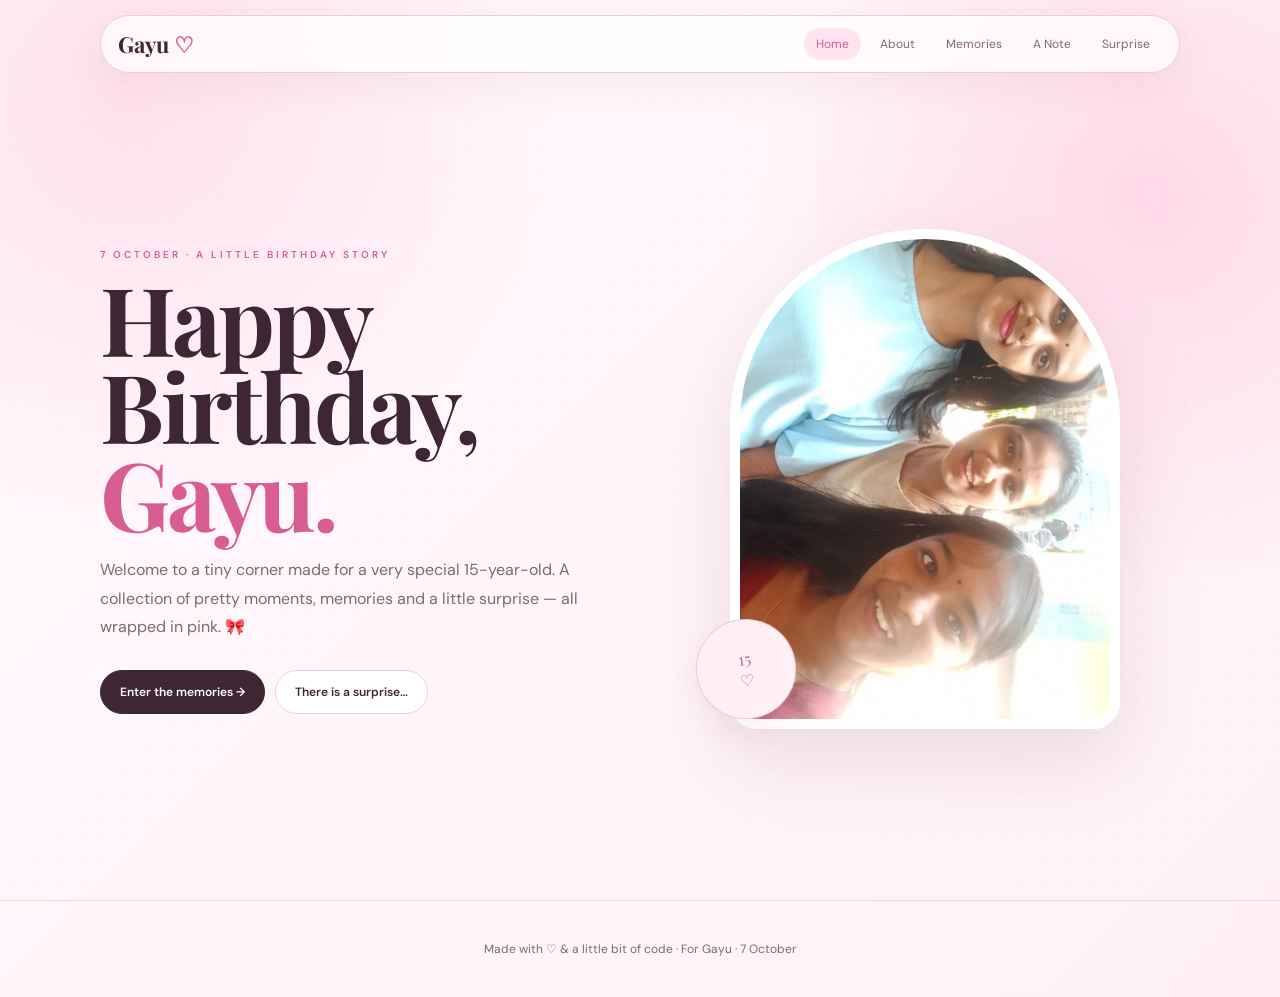
<file: index.html>
<!doctype html><html><head><meta charset="utf-8">
<meta name="viewport" content="width=device-width,initial-scale=1">
<title>Happy Birthday Gayu</title><link rel="stylesheet" href="style.css"></head><body>
<div class="sparkles"></div>
    <nav class="nav">
      <a class="brand" href="index.html">Gayu <span>♡</span></a>
      <div class="links">
        <a class="active" href="index.html">Home</a>
        <a class="" href="about.html">About</a>
        <a class="" href="memories.html">Memories</a>
        <a class="" href="note.html">A Note</a>
        <a class="" href="surprise.html">Surprise</a>
      </div>
    </nav><main>
<section class="page hero fade">
 <div>
  <div class="eyebrow">7 October · A little birthday story</div>
  <h1>Happy Birthday,<br><span>Gayu.</span></h1>
  <p>Welcome to a tiny corner made for a very special 15-year-old. A collection of pretty moments, memories and a little surprise — all wrapped in pink. 🎀</p>
  <div style="margin-top:28px;display:flex;gap:10px;flex-wrap:wrap">
   <a class="btn dark" href="memories.html">Enter the memories →</a>
   <a class="btn" href="surprise.html">There is a surprise…</a>
  </div>
 </div>
 <div class="hero-photo">
  <img src="photo-01.jpg" alt="Gayu">
  <div class="seal">15<br>♡</div>
 </div>
</section>
<div id="confetti"></div>
</main>
<footer>Made with ♡ & a little bit of code · For Gayu · 7 October</footer>
<script src="script.js"></script></body></html>
</file>
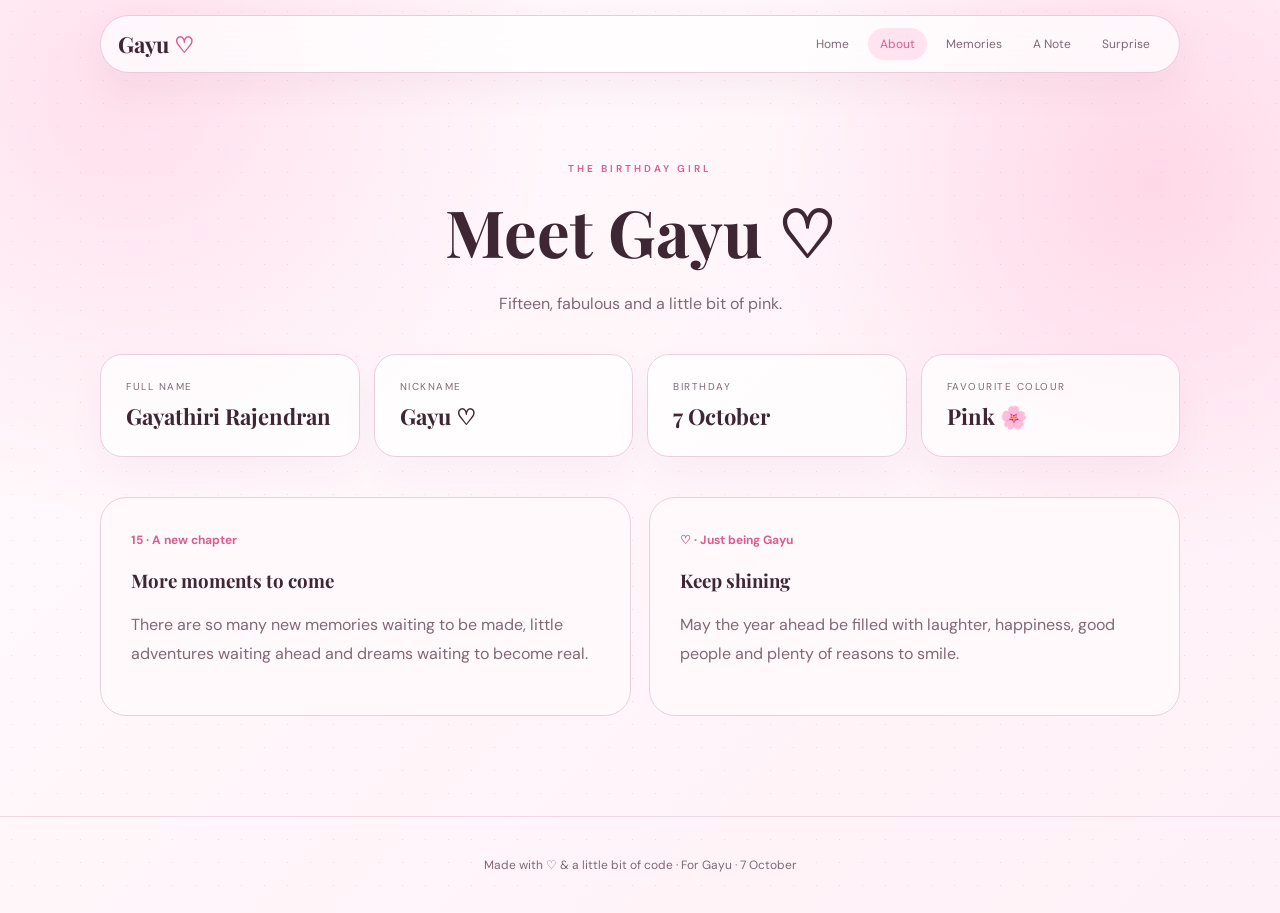
<file: about.html>
<!doctype html><html><head><meta charset="utf-8">
<meta name="viewport" content="width=device-width,initial-scale=1">
<title>About Gayu</title><link rel="stylesheet" href="style.css"></head><body>
<div class="sparkles"></div>
    <nav class="nav">
      <a class="brand" href="index.html">Gayu <span>♡</span></a>
      <div class="links">
        <a class="" href="index.html">Home</a>
        <a class="active" href="about.html">About</a>
        <a class="" href="memories.html">Memories</a>
        <a class="" href="note.html">A Note</a>
        <a class="" href="surprise.html">Surprise</a>
      </div>
    </nav><main>
<section class="page fade">
 <div class="center"><div class="eyebrow">The birthday girl</div><h2>Meet Gayu ♡</h2><p>Fifteen, fabulous and a little bit of pink.</p></div>
 <div class="cards">
  <div class="card"><small>Full name</small><strong>Gayathiri Rajendran</strong></div>
  <div class="card"><small>Nickname</small><strong>Gayu ♡</strong></div>
  <div class="card"><small>Birthday</small><strong>7 October</strong></div>
  <div class="card"><small>Favourite colour</small><strong>Pink 🌸</strong></div>
 </div>
 <div class="timeline">
  <div class="item"><b>15 · A new chapter</b><h3>More moments to come</h3><p>There are so many new memories waiting to be made, little adventures waiting ahead and dreams waiting to become real.</p></div>
  <div class="item"><b>♡ · Just being Gayu</b><h3>Keep shining</h3><p>May the year ahead be filled with laughter, happiness, good people and plenty of reasons to smile.</p></div>
 </div>
</section>
</main>
<footer>Made with ♡ & a little bit of code · For Gayu · 7 October</footer>
<script src="script.js"></script></body></html>
</file>
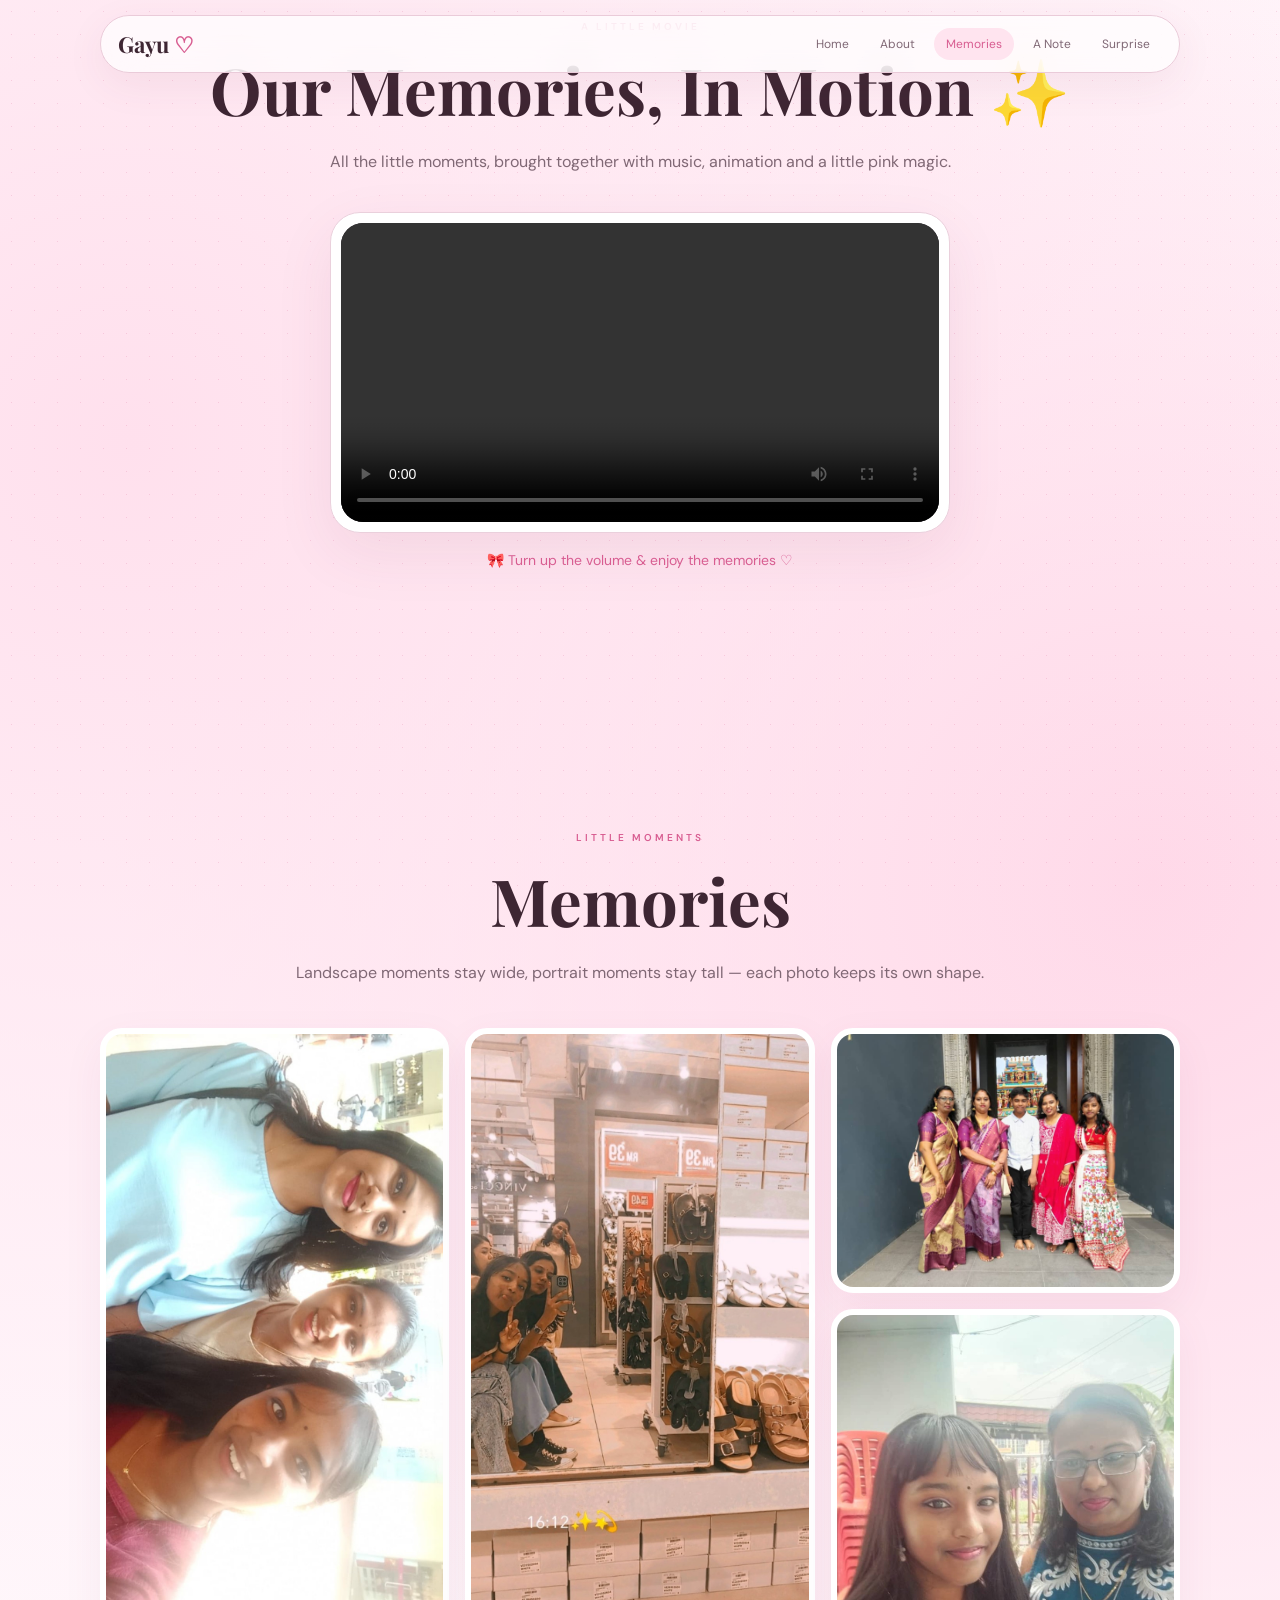
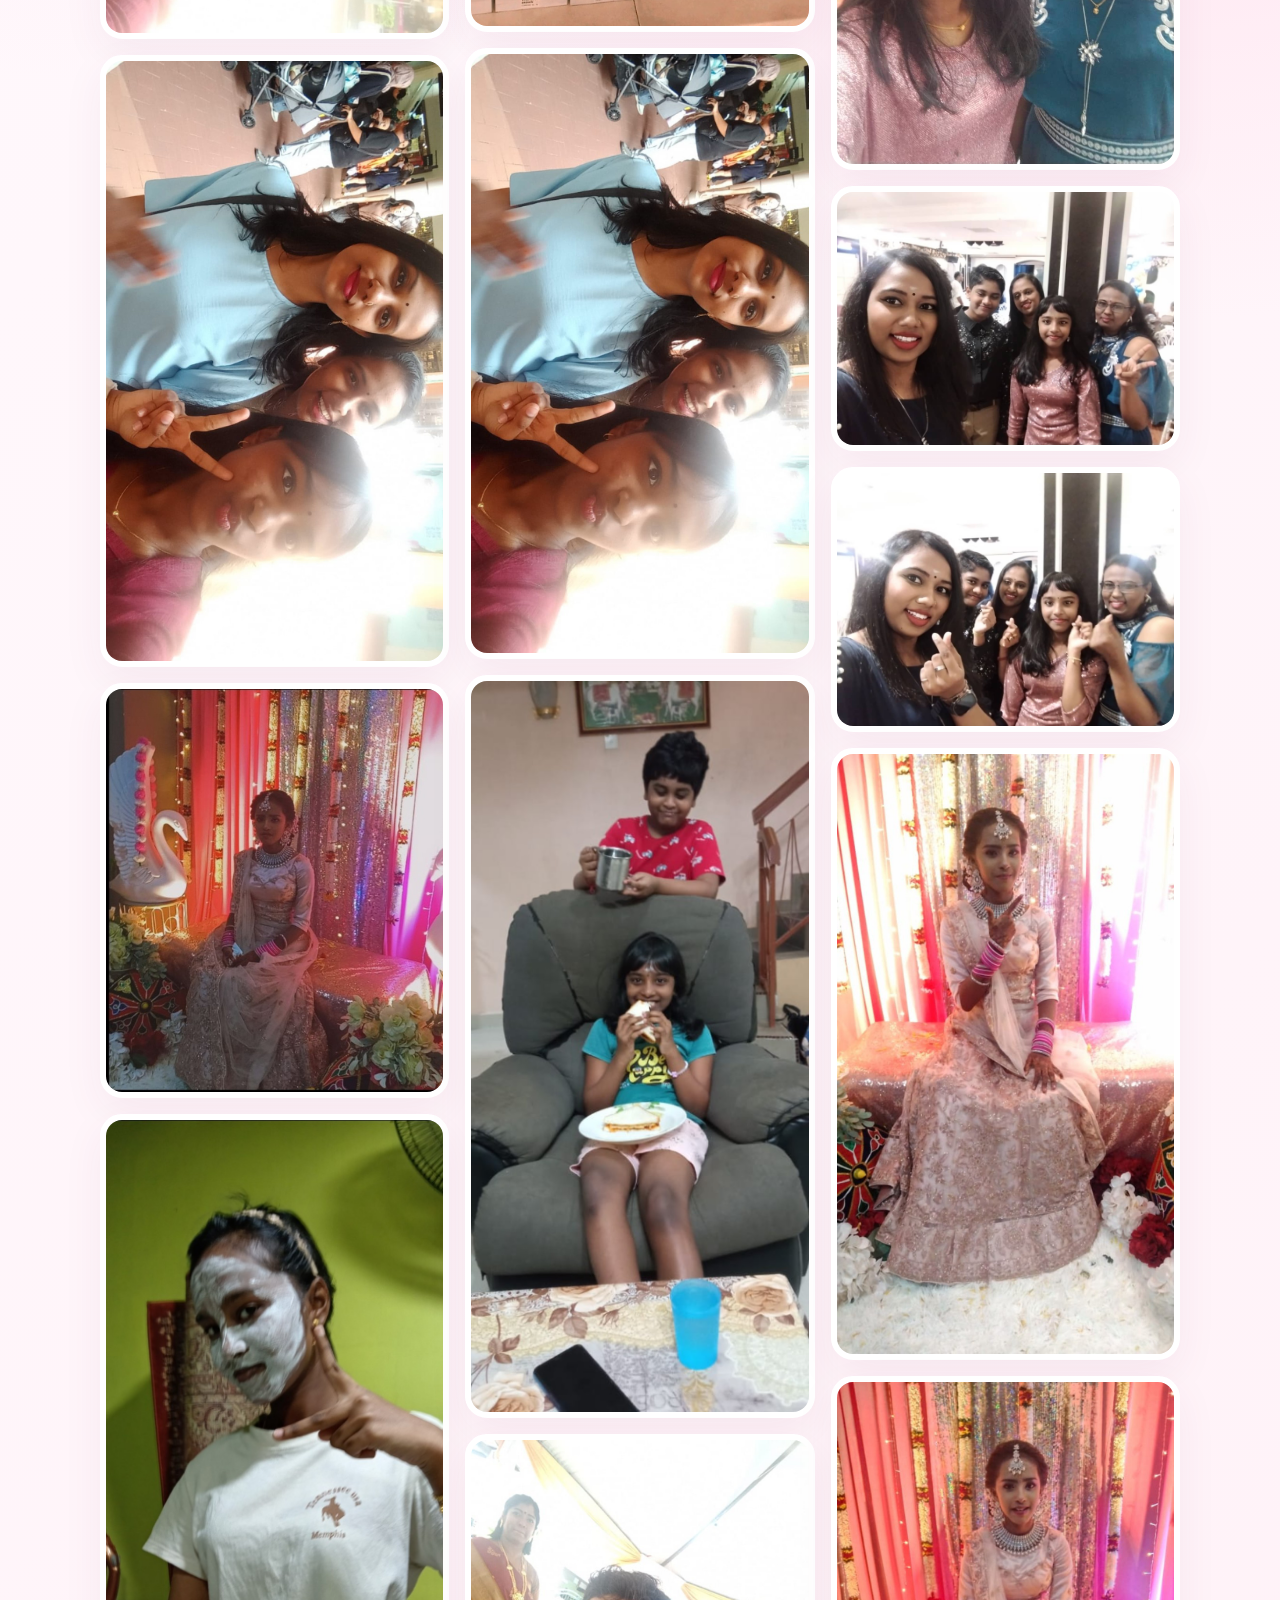
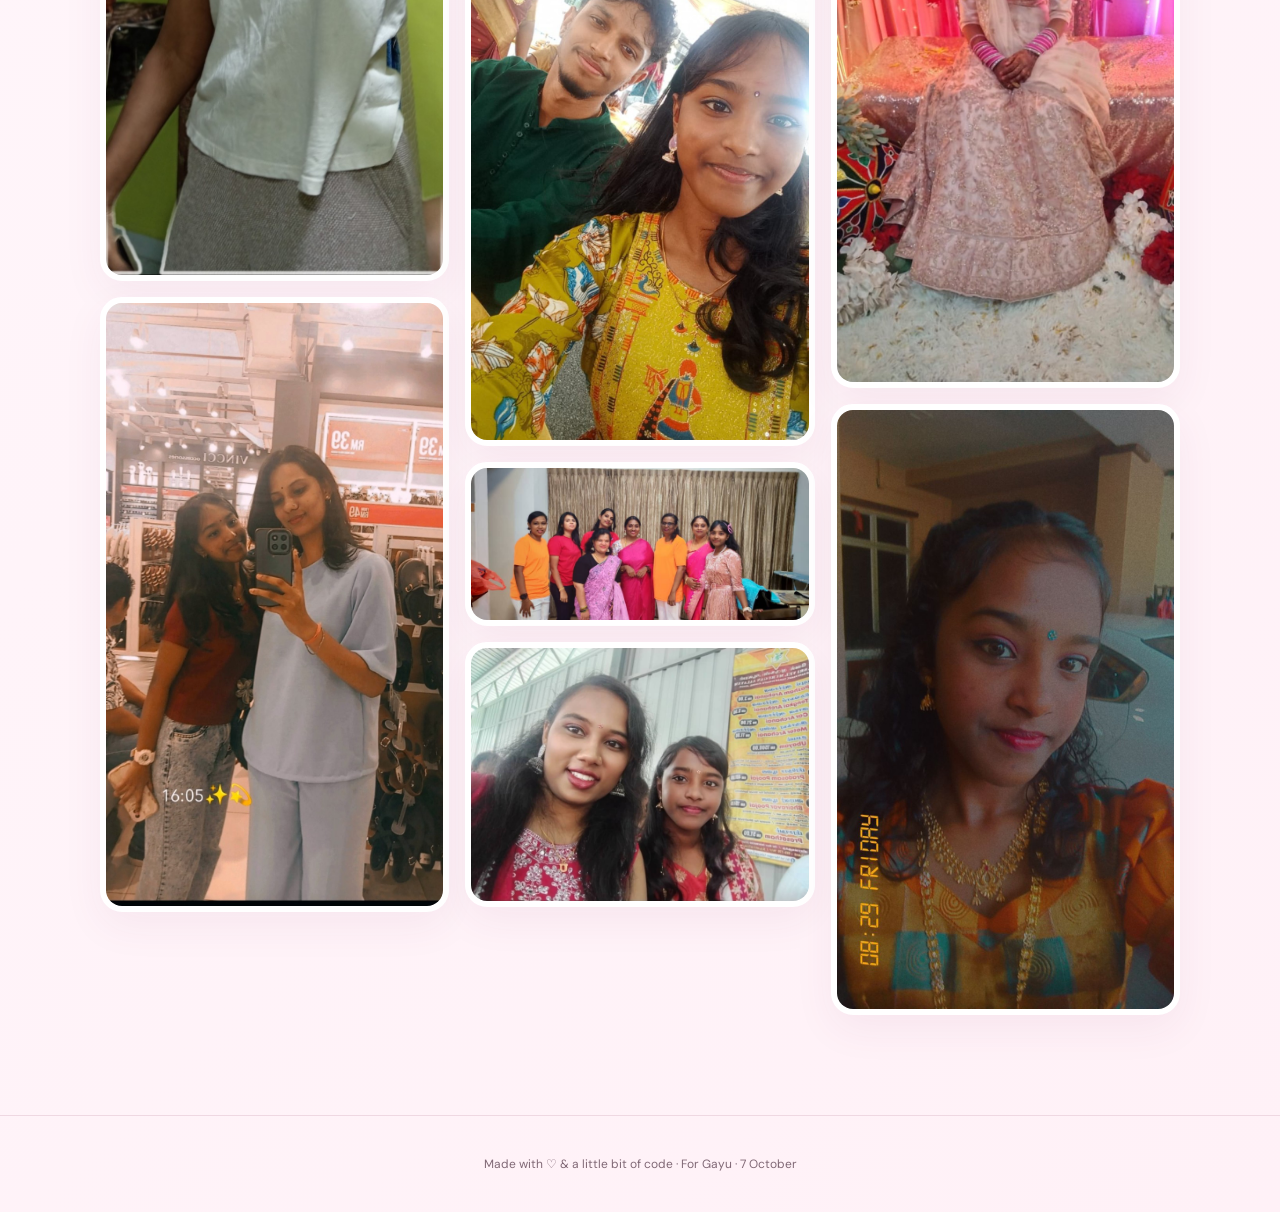
<file: memories.html>
<section class="page fade" style="padding-top:20px">
 <div class="center">
  <div class="eyebrow">A little movie</div>
  <h2>Our Memories, In Motion ✨</h2>
  <p>All the little moments, brought together with music, animation and a little pink magic.</p>
 </div>
 <div style="max-width:620px;margin:35px auto 0;padding:10px;border-radius:30px;background:#fff;border:1px solid #ead0dc;box-shadow:0 20px 60px #7f365a15">
   <video controls playsinline preload="metadata" style="display:block;width:100%;border-radius:22px;background:#1f1620">
     <source src="Gayu_Birthday_Memories_Video.mp4" type="video/mp4">
     Your browser does not support video playback.
   </video>
 </div>
 <div class="center" style="margin-top:18px">
   <span style="color:#d85d91;font-size:14px">🎀 Turn up the volume & enjoy the memories ♡</span>
 </div>
</section>
<!doctype html><html><head><meta charset="utf-8">
<meta name="viewport" content="width=device-width,initial-scale=1">
<title>Gayu's Memories</title><link rel="stylesheet" href="style.css"></head><body>
<div class="sparkles"></div>
    <nav class="nav">
      <a class="brand" href="index.html">Gayu <span>♡</span></a>
      <div class="links">
        <a class="" href="index.html">Home</a>
        <a class="" href="about.html">About</a>
        <a class="active" href="memories.html">Memories</a>
        <a class="" href="note.html">A Note</a>
        <a class="" href="surprise.html">Surprise</a>
      </div>
    </nav><main>
<section class="page fade">
 <div class="center"><div class="eyebrow">Little moments</div><h2>Memories</h2><p>Landscape moments stay wide, portrait moments stay tall — each photo keeps its own shape.</p></div>
 <div class="gallery"><figure style="animation-delay:0.0s"><img src="photo-01.jpg" alt="Gayu memory 1" loading="lazy"></figure><figure style="animation-delay:0.08s"><img src="photo-02.jpg" alt="Gayu memory 2" loading="lazy"></figure><figure style="animation-delay:0.16s"><img src="photo-03.jpg" alt="Gayu memory 3" loading="lazy"></figure><figure style="animation-delay:0.24s"><img src="photo-04.jpg" alt="Gayu memory 4" loading="lazy"></figure><figure style="animation-delay:0.32s"><img src="photo-05.jpg" alt="Gayu memory 5" loading="lazy"></figure><figure style="animation-delay:0.4s"><img src="photo-06.jpg" alt="Gayu memory 6" loading="lazy"></figure><figure style="animation-delay:0.48s"><img src="photo-07.jpg" alt="Gayu memory 7" loading="lazy"></figure><figure style="animation-delay:0.56s"><img src="photo-08.jpg" alt="Gayu memory 8" loading="lazy"></figure><figure style="animation-delay:0.0s"><img src="photo-09.jpg" alt="Gayu memory 9" loading="lazy"></figure><figure style="animation-delay:0.08s"><img src="photo-10.jpg" alt="Gayu memory 10" loading="lazy"></figure><figure style="animation-delay:0.16s"><img src="photo-11.jpg" alt="Gayu memory 11" loading="lazy"></figure><figure style="animation-delay:0.24s"><img src="photo-12.jpg" alt="Gayu memory 12" loading="lazy"></figure><figure style="animation-delay:0.32s"><img src="photo-13.jpg" alt="Gayu memory 13" loading="lazy"></figure><figure style="animation-delay:0.4s"><img src="photo-14.jpg" alt="Gayu memory 14" loading="lazy"></figure><figure style="animation-delay:0.48s"><img src="photo-15.jpg" alt="Gayu memory 15" loading="lazy"></figure><figure style="animation-delay:0.56s"><img src="photo-16.jpg" alt="Gayu memory 16" loading="lazy"></figure><figure style="animation-delay:0.0s"><img src="photo-17.jpg" alt="Gayu memory 17" loading="lazy"></figure><figure style="animation-delay:0.08s"><img src="photo-18.jpg" alt="Gayu memory 18" loading="lazy"></figure></div>
</section>
</main>
<footer>Made with ♡ & a little bit of code · For Gayu · 7 October</footer>
<script src="script.js"></script></body></html>
</file>
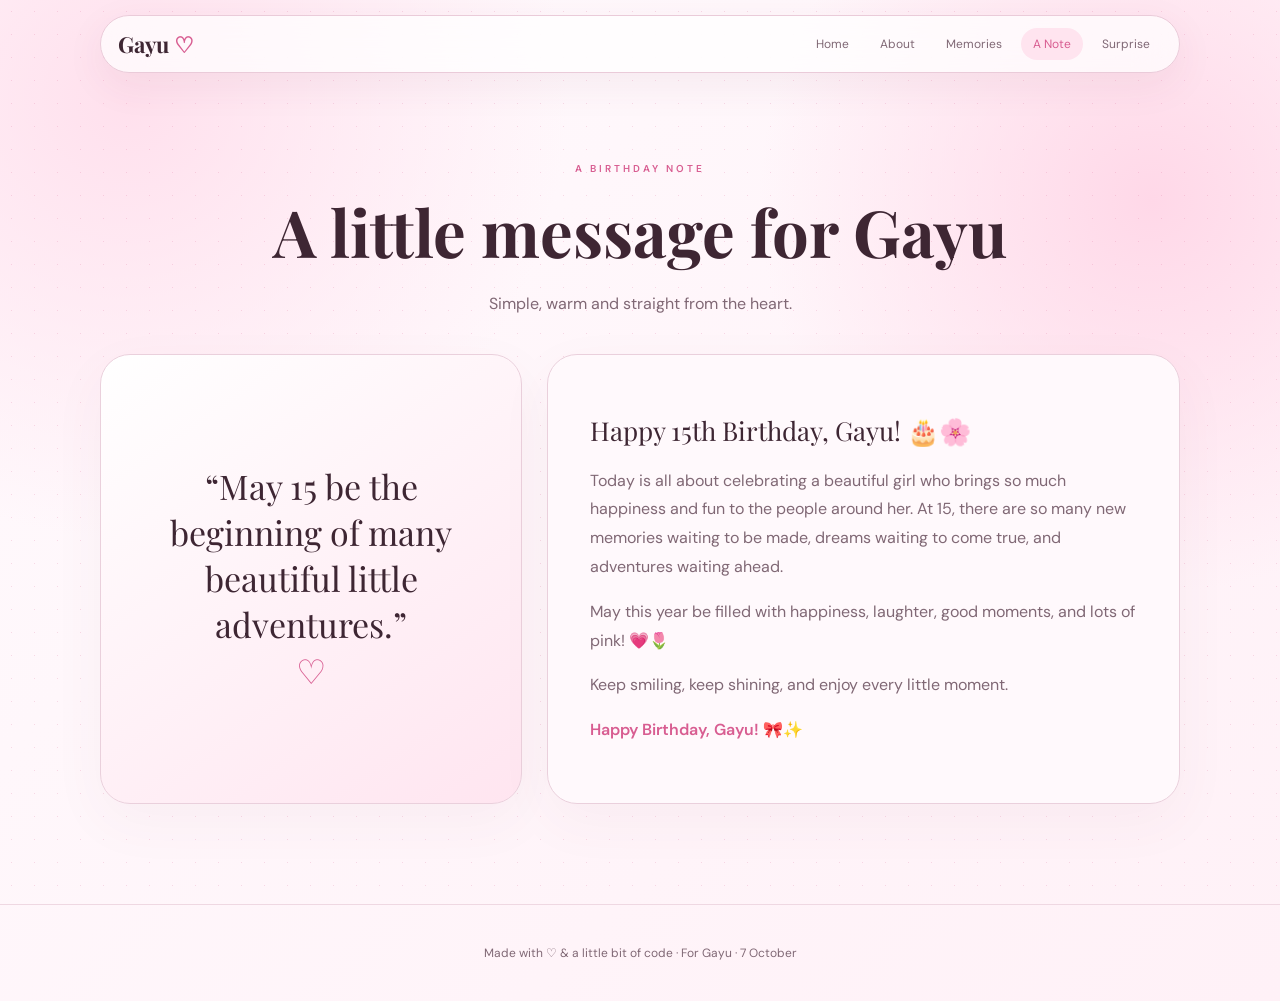
<file: note.html>
<!doctype html><html><head><meta charset="utf-8">
<meta name="viewport" content="width=device-width,initial-scale=1">
<title>A Note for Gayu</title><link rel="stylesheet" href="style.css"></head><body>
<div class="sparkles"></div>
    <nav class="nav">
      <a class="brand" href="index.html">Gayu <span>♡</span></a>
      <div class="links">
        <a class="" href="index.html">Home</a>
        <a class="" href="about.html">About</a>
        <a class="" href="memories.html">Memories</a>
        <a class="active" href="note.html">A Note</a>
        <a class="" href="surprise.html">Surprise</a>
      </div>
    </nav><main>
<section class="page fade">
 <div class="center"><div class="eyebrow">A birthday note</div><h2>A little message for Gayu</h2><p>Simple, warm and straight from the heart.</p></div>
 <div class="note">
  <div class="note-card quote"><div>“May 15 be the beginning of many beautiful little adventures.”<br><span style="color:#d85d91">♡</span></div></div>
  <div class="note-card">
   <p><strong style="font:26px 'Playfair Display';color:#3e2633">Happy 15th Birthday, Gayu! 🎂🌸</strong></p>
   <p>Today is all about celebrating a beautiful girl who brings so much happiness and fun to the people around her. At 15, there are so many new memories waiting to be made, dreams waiting to come true, and adventures waiting ahead.</p>
   <p>May this year be filled with happiness, laughter, good moments, and lots of pink! 💗🌷</p>
   <p>Keep smiling, keep shining, and enjoy every little moment.</p>
   <p style="color:#d85d91;font-weight:600">Happy Birthday, Gayu! 🎀✨</p>
  </div>
 </div>
</section>
</main>
<footer>Made with ♡ & a little bit of code · For Gayu · 7 October</footer>
<script src="script.js"></script></body></html>
</file>
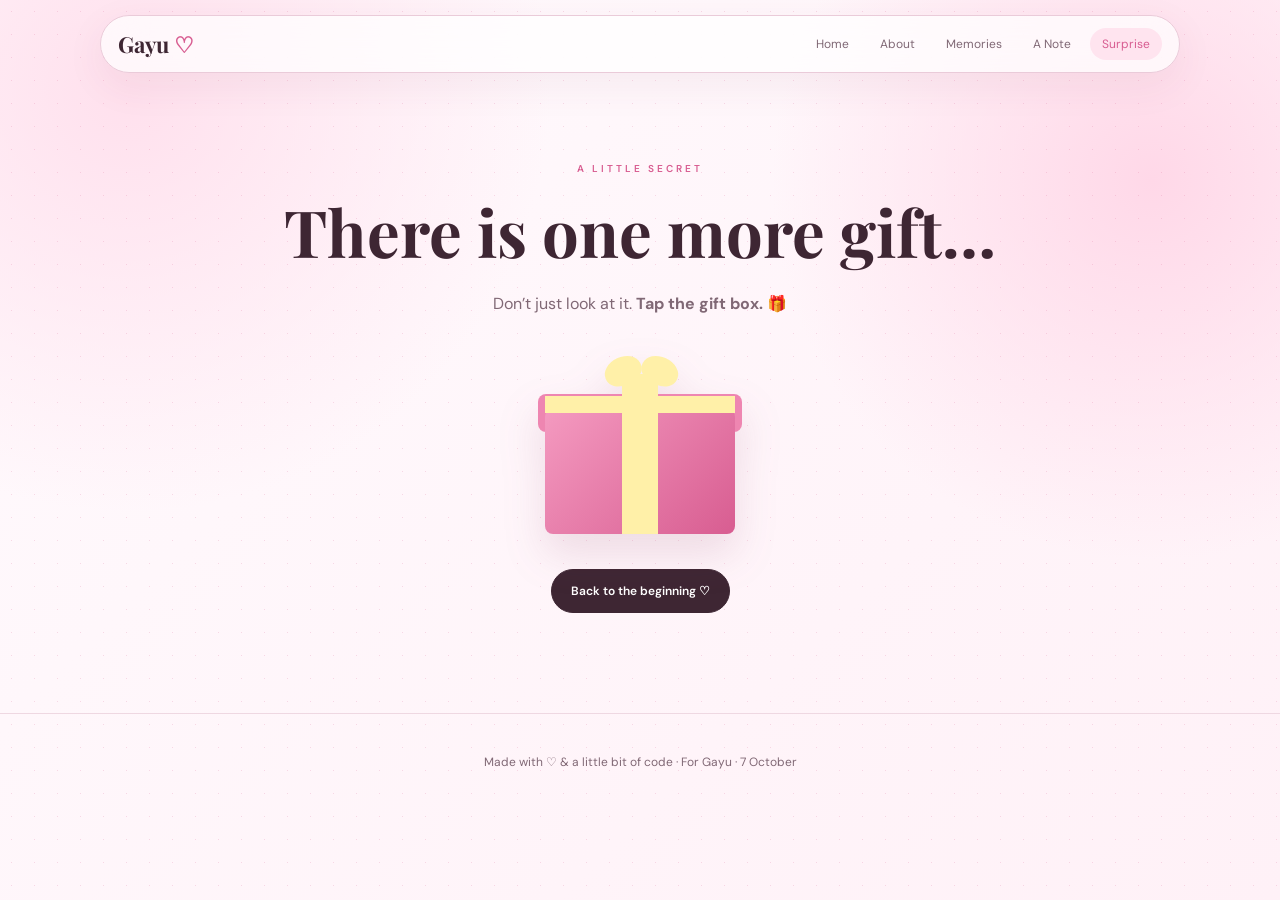
<file: surprise.html>
<!doctype html><html><head><meta charset="utf-8">
<meta name="viewport" content="width=device-width,initial-scale=1">
<title>Gayu's Surprise</title><link rel="stylesheet" href="style.css"></head><body>
<div class="sparkles"></div>
    <nav class="nav">
      <a class="brand" href="index.html">Gayu <span>♡</span></a>
      <div class="links">
        <a class="" href="index.html">Home</a>
        <a class="" href="about.html">About</a>
        <a class="" href="memories.html">Memories</a>
        <a class="" href="note.html">A Note</a>
        <a class="active" href="surprise.html">Surprise</a>
      </div>
    </nav><main>
<section class="page fade gift-area">
 <div class="eyebrow">A little secret</div><h2>There is one more gift…</h2>
 <p>Don’t just look at it. <strong>Tap the gift box.</strong> 🎁</p>
 <div class="giftbox" onclick="openGift()" role="button" aria-label="Open birthday gift">
   <div class="bow"></div><div class="lid"></div><div class="box"></div><div class="ribbon-v"></div><div class="ribbon-h"></div>
 </div>
 <div id="giftMessage" class="surprise-msg">
   <div style="font-size:55px">🎂 ✨ 🌸</div>
   <h3 style="font-size:38px;margin:10px 0">Happy 15th, Gayu!</h3>
   <p>May every new chapter be softer, brighter and more beautiful than the last. Keep being the lovely person you are. 💗</p>
   <p style="color:#d85d91;font-weight:600">Make a wish… and let the magic begin. 🎀</p>
 </div>
 <img id="giftPhoto" class="reveal-img" src="photo-18.jpg" alt="Birthday surprise">
 <div style="margin-top:35px"><a class="btn dark" href="index.html">Back to the beginning ♡</a></div>
</section><div id="confetti"></div>
</main>
<footer>Made with ♡ & a little bit of code · For Gayu · 7 October</footer>
<script src="script.js"></script></body></html>
</file>
<file: style.css>
@import url('https://fonts.googleapis.com/css2?family=DM+Sans:wght@400;500;600&family=Playfair+Display:wght@500;600;700&display=swap');
:root{--rose:#d85d91;--pink:#f4a5c5;--soft:#fff3f8;--ink:#3e2633;--muted:#806875;--line:#ead0dc;--white:#fffafd}
*{box-sizing:border-box}html{scroll-behavior:smooth}body{margin:0;color:var(--ink);font-family:"DM Sans",sans-serif;background:radial-gradient(circle at 10% 10%,#ffe0ed,transparent 30%),radial-gradient(circle at 90% 20%,#ffd8e8,transparent 28%),linear-gradient(135deg,#fffafd,#fff1f7);min-height:100vh;overflow-x:hidden}
body:before{content:"";position:fixed;inset:0;z-index:-2;opacity:.2;background-image:radial-gradient(#d85d91 .6px,transparent .6px);background-size:23px 23px}
.nav{position:fixed;top:15px;left:50%;transform:translateX(-50%);width:min(94%,1080px);z-index:50;padding:12px 17px;border:1px solid #eacbd9;border-radius:999px;background:#ffffffb8;backdrop-filter:blur(20px);display:flex;align-items:center;justify-content:space-between;box-shadow:0 12px 40px #7e355b12}
.brand{font-family:"Playfair Display";font-size:22px;text-decoration:none;color:var(--ink);font-weight:700}.brand span{color:var(--rose)}
.links{display:flex;gap:7px}.links a{padding:8px 12px;border-radius:999px;color:var(--muted);font-size:12px;text-decoration:none}.links a:hover,.links a.active{background:#ffe4ef;color:var(--rose)}
main{padding-top:92px}.page{width:min(1080px,92%);margin:auto;padding:70px 0 100px}.center{text-align:center}
.eyebrow{letter-spacing:3px;text-transform:uppercase;font-size:10px;color:var(--rose);font-weight:600;margin-bottom:13px}
h1,h2,h3{font-family:"Playfair Display",serif}h1{font-size:clamp(50px,9vw,95px);line-height:.92;letter-spacing:-3px;margin:0 0 20px}h1 span{color:var(--rose)}
h2{font-size:clamp(38px,6vw,65px);margin:0 0 14px}p{line-height:1.8;color:var(--muted)}
.btn{display:inline-block;border:1px solid var(--line);padding:13px 19px;border-radius:999px;font-size:12px;font-weight:600;text-decoration:none;cursor:pointer;background:#fff;color:var(--ink);transition:.25s}.btn:hover{transform:translateY(-3px)}.btn.dark{background:var(--ink);color:#fff;border-color:var(--ink)}
.hero{min-height:calc(100vh - 92px);display:grid;grid-template-columns:1fr 1fr;align-items:center;gap:60px}.hero-photo{position:relative;text-align:center}.hero-photo img{width:min(390px,90%);height:500px;object-fit:cover;border-radius:220px 220px 30px 30px;border:10px solid #fff;box-shadow:0 30px 80px #7f365a25;animation:float 5s ease-in-out infinite}.seal{position:absolute;bottom:15px;left:5%;width:100px;height:100px;border-radius:50%;display:grid;place-items:center;background:#fff0f6;border:1px solid #edc9d9;color:var(--rose);font-family:"Playfair Display";transform:rotate(-8deg);box-shadow:0 12px 30px #7f365a12}
@keyframes float{50%{transform:translateY(-12px)}}.fade{animation:fade .8s ease both}@keyframes fade{from{opacity:0;transform:translateY(15px)}to{opacity:1;transform:none}}
.cards{display:grid;grid-template-columns:repeat(4,1fr);gap:14px;margin-top:35px}.card{padding:25px;border:1px solid var(--line);background:#ffffffb8;border-radius:22px;box-shadow:0 15px 40px #7f365a0b}.card small{display:block;text-transform:uppercase;letter-spacing:1.5px;font-size:10px;color:var(--muted);margin-bottom:8px}.card strong{font-family:"Playfair Display";font-size:22px}
.timeline{display:grid;grid-template-columns:1fr 1fr;gap:18px;margin-top:40px}.timeline .item{padding:30px;border-radius:26px;background:#fff9fc;border:1px solid var(--line)}.item b{color:var(--rose);font-size:12px}
.gallery{columns:3 260px;column-gap:16px;margin-top:40px}.gallery figure{break-inside:avoid;margin:0 0 16px;border-radius:22px;overflow:hidden;border:6px solid #fff;background:#fff;box-shadow:0 14px 40px #7f365a10;animation:rise .8s ease both}.gallery img{width:100%;display:block;transition:.6s}.gallery figure:hover img{transform:scale(1.04)}
@keyframes rise{from{opacity:0;transform:translateY(25px)}to{opacity:1;transform:none}}
.note{display:grid;grid-template-columns:.8fr 1.2fr;gap:25px;margin-top:35px}.note-card{padding:42px;border-radius:30px;border:1px solid var(--line);background:#fff9fc;box-shadow:0 18px 55px #7f365a0c}.quote{display:grid;place-items:center;text-align:center;min-height:390px;background:linear-gradient(145deg,#fff,#ffe5f0)}.quote div{font:34px/1.35 "Playfair Display";color:var(--ink)}
.gift-area{text-align:center}.giftbox{width:190px;height:160px;margin:55px auto 25px;position:relative;cursor:pointer;filter:drop-shadow(0 20px 20px #7f365a22);transition:.25s}.giftbox:hover{transform:translateY(-7px) rotate(-1deg)}.box{position:absolute;bottom:0;left:0;width:190px;height:125px;border-radius:8px;background:linear-gradient(135deg,#f49ac0,#d85d91)}.lid{position:absolute;top:20px;left:-7px;width:204px;height:38px;border-radius:8px;background:#ee86b1}.ribbon-v{position:absolute;top:0;bottom:0;left:77px;width:36px;background:#fff0a8}.ribbon-h{position:absolute;top:22px;left:0;width:100%;height:17px;background:#fff0a8}.bow{position:absolute;top:-17px;left:64px;width:65px;height:35px}.bow:before,.bow:after{content:"";position:absolute;width:38px;height:28px;background:#fff0a8;border-radius:50% 50% 45% 45%;top:0}.bow:before{left:-5px;transform:rotate(-25deg)}.bow:after{right:-5px;transform:rotate(25deg)}
.surprise-msg{display:none;margin:35px auto 0;max-width:700px;padding:35px;border-radius:28px;background:#fff;border:1px solid var(--line);animation:pop .7s ease}.surprise-msg.show{display:block}@keyframes pop{from{opacity:0;transform:scale(.9)}to{opacity:1;transform:none}}
.reveal-img{display:none;margin:25px auto 0;width:min(430px,90%);border-radius:28px;border:8px solid #fff;box-shadow:0 25px 70px #7f365a1c}.reveal-img.show{display:block;animation:pop .7s ease}
#confetti{position:fixed;inset:0;pointer-events:none;z-index:100}.conf{position:absolute;width:8px;height:14px;border-radius:2px;animation:fall 2.8s linear forwards}@keyframes fall{to{transform:translateY(110vh) rotate(720deg);opacity:0}}
footer{text-align:center;padding:40px 20px;color:var(--muted);font-size:12px;border-top:1px solid #efd8e2}
@media(max-width:800px){.nav{top:8px}.links a{padding:7px 7px;font-size:10px}.hero,.note,.timeline{grid-template-columns:1fr}.hero-photo{order:-1}.hero-photo img{height:430px}.cards{grid-template-columns:1fr 1fr}.page{padding-top:45px}}
@media(max-width:500px){.links{gap:0}.links a:nth-child(2),.links a:nth-child(3){display:none}.cards{grid-template-columns:1fr}.gallery{columns:2 150px}}
</file>
